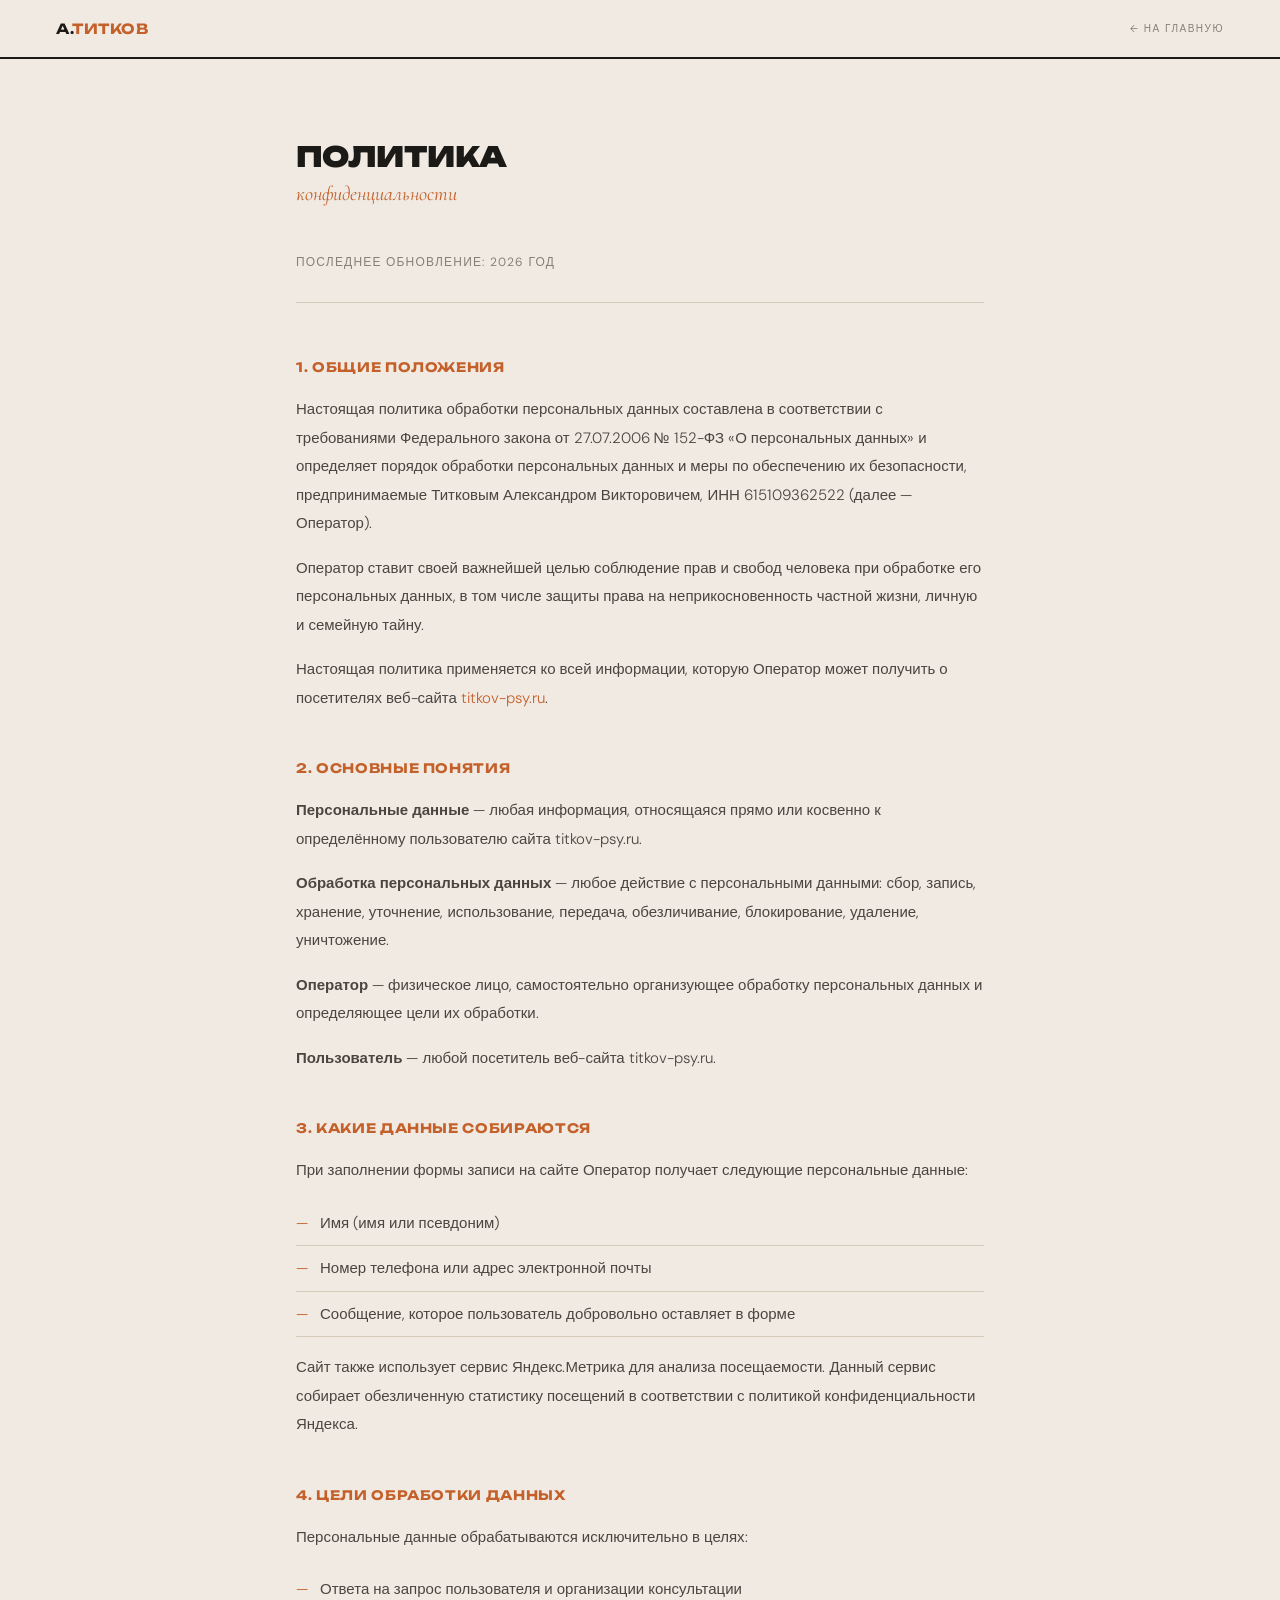
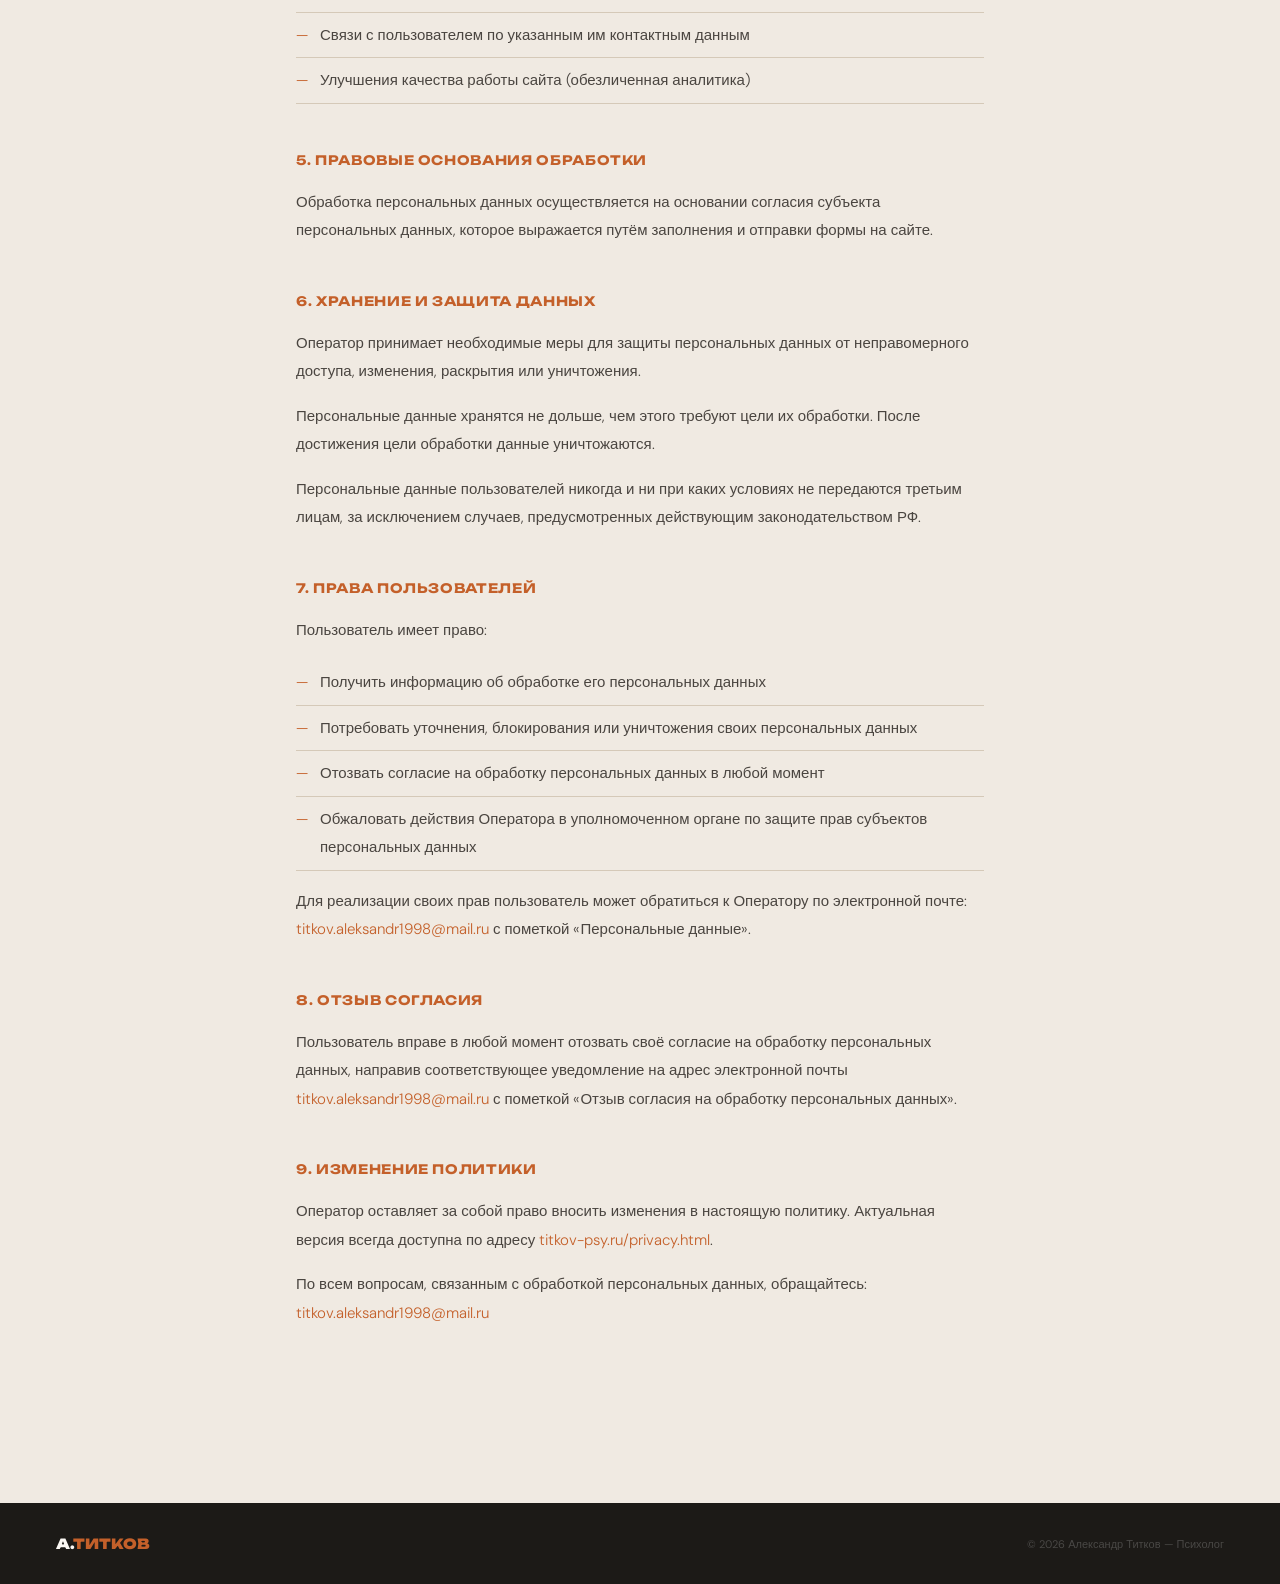
<file: privacy.html>
<!DOCTYPE html>
<html lang="ru">
<head>
<meta charset="UTF-8">
<meta name="viewport" content="width=device-width, initial-scale=1.0">
<title>Политика конфиденциальности — А. Титков</title>
<link rel="icon" type="image/svg+xml" href="data:image/svg+xml,<svg xmlns='http://www.w3.org/2000/svg' viewBox='0 0 100 100'><rect width='100' height='100' fill='%23F0EAE2'/><text x='50' y='82' font-family='serif' font-size='90' font-weight='900' fill='%23C4602A' text-anchor='middle'>Т</text></svg>">
<link href="https://fonts.googleapis.com/css2?family=Unbounded:wght@300;400;600;700;900&family=Cormorant+Garamond:ital,wght@0,300;0,400;1,300;1,400;1,600&family=DM+Sans:wght@300;400;500&display=swap" rel="stylesheet">
<style>
*, *::before, *::after { box-sizing: border-box; margin: 0; padding: 0; }
:root {
  --bg: #F0EAE2; --terra: #C4602A; --ink: #1C1A17;
  --ink-mid: #4A4540; --ink-soft: #888078; --sand: #E8DFD3; --sand-dark: #D5C9B8; --white: #FAF7F3;
}
html { scroll-behavior: smooth; }
body { font-family: 'DM Sans', sans-serif; background: var(--bg); color: var(--ink); }

nav {
  position: sticky; top: 0; z-index: 100;
  display: flex; justify-content: space-between; align-items: center;
  padding: 20px 56px;
  background: rgba(240, 234, 226, 0.94);
  backdrop-filter: blur(16px);
  border-bottom: 2px solid var(--ink);
}
.nav-logo {
  font-family: 'Unbounded', sans-serif; font-size: 14px; font-weight: 700;
  letter-spacing: 0.04em; text-transform: uppercase; color: var(--ink); text-decoration: none;
}
.nav-logo span { color: var(--terra); }
.nav-back {
  font-size: 10px; font-weight: 400; letter-spacing: 0.15em; text-transform: uppercase;
  color: var(--ink-soft); text-decoration: none; transition: color 0.3s;
}
.nav-back:hover { color: var(--terra); }

.container {
  max-width: 800px; margin: 0 auto; padding: 80px 56px;
}

.page-title {
  font-family: 'Unbounded', sans-serif; font-size: 28px; font-weight: 900;
  text-transform: uppercase; letter-spacing: -0.02em; color: var(--ink);
  margin-bottom: 8px;
}
.page-subtitle {
  font-family: 'Cormorant Garamond', serif; font-size: 20px; font-style: italic;
  color: var(--terra); margin-bottom: 48px;
}
.updated {
  font-size: 12px; letter-spacing: 0.1em; text-transform: uppercase;
  color: var(--ink-soft); margin-bottom: 56px;
  padding-bottom: 32px; border-bottom: 1px solid var(--sand-dark);
}

h2 {
  font-family: 'Unbounded', sans-serif; font-size: 13px; font-weight: 700;
  text-transform: uppercase; letter-spacing: 0.05em; color: var(--terra);
  margin-top: 48px; margin-bottom: 20px;
}
p {
  font-size: 15px; font-weight: 300; line-height: 1.9; color: var(--ink-mid);
  margin-bottom: 16px;
}
ul {
  margin: 0 0 16px 0; padding-left: 0; list-style: none;
}
ul li {
  font-size: 15px; font-weight: 300; line-height: 1.9; color: var(--ink-mid);
  padding: 8px 0 8px 24px; border-bottom: 1px solid var(--sand-dark);
  position: relative;
}
ul li::before {
  content: '—'; position: absolute; left: 0; color: var(--terra);
}
a { color: var(--terra); text-decoration: none; }
a:hover { text-decoration: underline; }

footer {
  background: var(--ink); padding: 32px 56px;
  display: flex; justify-content: space-between; align-items: center;
  margin-top: 80px;
}
.footer-copy { font-size: 11px; color: rgba(255,255,255,0.2); }
.footer-logo {
  font-family: 'Unbounded', sans-serif; font-size: 14px; font-weight: 900;
  text-transform: uppercase; color: var(--white); text-decoration: none;
}
.footer-logo span { color: var(--terra); }

@media (max-width: 900px) {
  nav { padding: 16px 24px; }
  .container { padding: 48px 24px; }
  footer { padding: 24px; flex-direction: column; gap: 16px; text-align: center; }
}
</style>
</head>
<body>

<nav>
  <a href="/" class="nav-logo">А.<span>Титков</span></a>
  <a href="/" class="nav-back">← На главную</a>
</nav>

<div class="container">
  <div class="page-title">Политика</div>
  <div class="page-subtitle">конфиденциальности</div>
  <div class="updated">Последнее обновление: 2026 год</div>

  <h2>1. Общие положения</h2>
  <p>Настоящая политика обработки персональных данных составлена в соответствии с требованиями Федерального закона от 27.07.2006 № 152-ФЗ «О персональных данных» и определяет порядок обработки персональных данных и меры по обеспечению их безопасности, предпринимаемые Титковым Александром Викторовичем, ИНН 615109362522 (далее — Оператор).</p>
  <p>Оператор ставит своей важнейшей целью соблюдение прав и свобод человека при обработке его персональных данных, в том числе защиты права на неприкосновенность частной жизни, личную и семейную тайну.</p>
  <p>Настоящая политика применяется ко всей информации, которую Оператор может получить о посетителях веб-сайта <a href="https://titkov-psy.ru">titkov-psy.ru</a>.</p>

  <h2>2. Основные понятия</h2>
  <p><strong>Персональные данные</strong> — любая информация, относящаяся прямо или косвенно к определённому пользователю сайта titkov-psy.ru.</p>
  <p><strong>Обработка персональных данных</strong> — любое действие с персональными данными: сбор, запись, хранение, уточнение, использование, передача, обезличивание, блокирование, удаление, уничтожение.</p>
  <p><strong>Оператор</strong> — физическое лицо, самостоятельно организующее обработку персональных данных и определяющее цели их обработки.</p>
  <p><strong>Пользователь</strong> — любой посетитель веб-сайта titkov-psy.ru.</p>

  <h2>3. Какие данные собираются</h2>
  <p>При заполнении формы записи на сайте Оператор получает следующие персональные данные:</p>
  <ul>
    <li>Имя (имя или псевдоним)</li>
    <li>Номер телефона или адрес электронной почты</li>
    <li>Сообщение, которое пользователь добровольно оставляет в форме</li>
  </ul>
  <p>Сайт также использует сервис Яндекс.Метрика для анализа посещаемости. Данный сервис собирает обезличенную статистику посещений в соответствии с политикой конфиденциальности Яндекса.</p>

  <h2>4. Цели обработки данных</h2>
  <p>Персональные данные обрабатываются исключительно в целях:</p>
  <ul>
    <li>Ответа на запрос пользователя и организации консультации</li>
    <li>Связи с пользователем по указанным им контактным данным</li>
    <li>Улучшения качества работы сайта (обезличенная аналитика)</li>
  </ul>

  <h2>5. Правовые основания обработки</h2>
  <p>Обработка персональных данных осуществляется на основании согласия субъекта персональных данных, которое выражается путём заполнения и отправки формы на сайте.</p>

  <h2>6. Хранение и защита данных</h2>
  <p>Оператор принимает необходимые меры для защиты персональных данных от неправомерного доступа, изменения, раскрытия или уничтожения.</p>
  <p>Персональные данные хранятся не дольше, чем этого требуют цели их обработки. После достижения цели обработки данные уничтожаются.</p>
  <p>Персональные данные пользователей никогда и ни при каких условиях не передаются третьим лицам, за исключением случаев, предусмотренных действующим законодательством РФ.</p>

  <h2>7. Права пользователей</h2>
  <p>Пользователь имеет право:</p>
  <ul>
    <li>Получить информацию об обработке его персональных данных</li>
    <li>Потребовать уточнения, блокирования или уничтожения своих персональных данных</li>
    <li>Отозвать согласие на обработку персональных данных в любой момент</li>
    <li>Обжаловать действия Оператора в уполномоченном органе по защите прав субъектов персональных данных</li>
  </ul>
  <p>Для реализации своих прав пользователь может обратиться к Оператору по электронной почте: <a href="mailto:titkov.aleksandr1998@mail.ru">titkov.aleksandr1998@mail.ru</a> с пометкой «Персональные данные».</p>

  <h2>8. Отзыв согласия</h2>
  <p>Пользователь вправе в любой момент отозвать своё согласие на обработку персональных данных, направив соответствующее уведомление на адрес электронной почты <a href="mailto:titkov.aleksandr1998@mail.ru">titkov.aleksandr1998@mail.ru</a> с пометкой «Отзыв согласия на обработку персональных данных».</p>

  <h2>9. Изменение политики</h2>
  <p>Оператор оставляет за собой право вносить изменения в настоящую политику. Актуальная версия всегда доступна по адресу <a href="https://titkov-psy.ru/privacy.html">titkov-psy.ru/privacy.html</a>.</p>
  <p>По всем вопросам, связанным с обработкой персональных данных, обращайтесь: <a href="mailto:titkov.aleksandr1998@mail.ru">titkov.aleksandr1998@mail.ru</a></p>
</div>

<footer>
  <a href="/" class="footer-logo">А.<span>Титков</span></a>
  <div class="footer-copy">© 2026 Александр Титков — Психолог</div>
</footer>

</body>
</html>
</file>
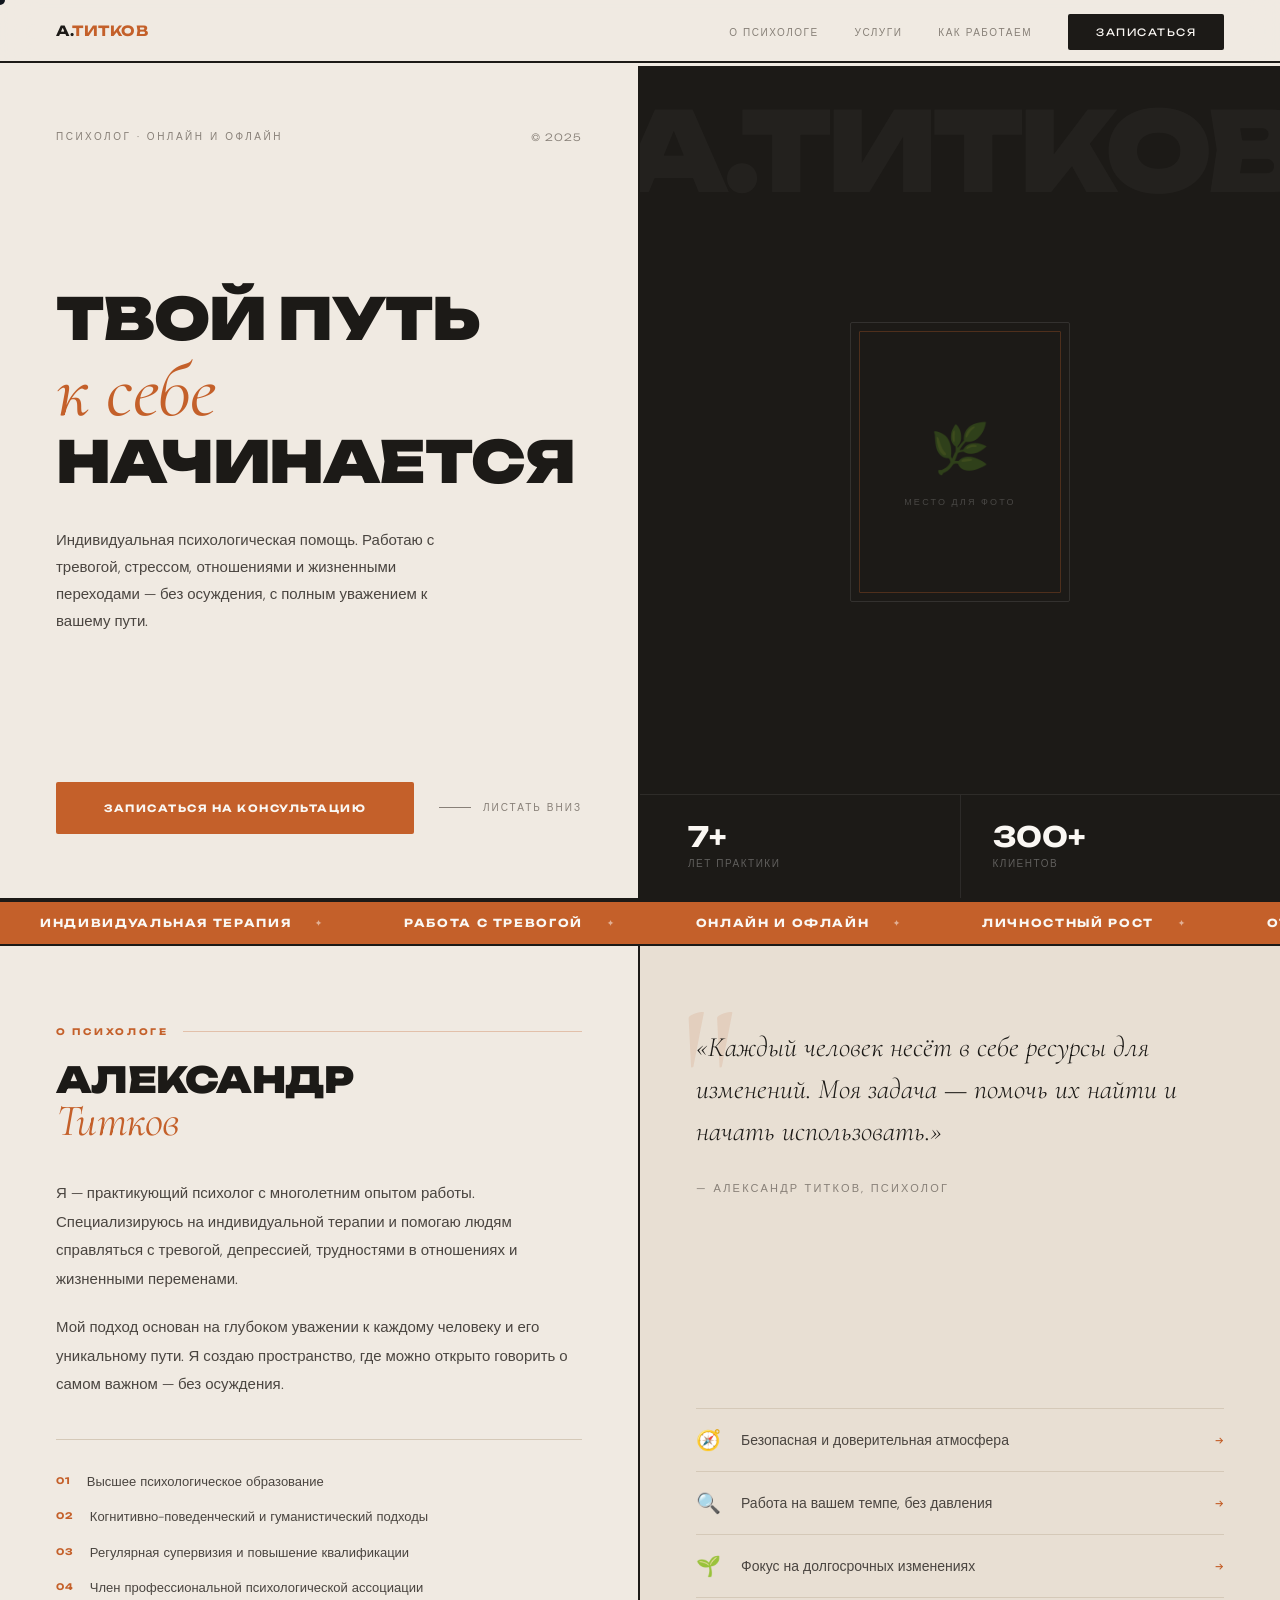
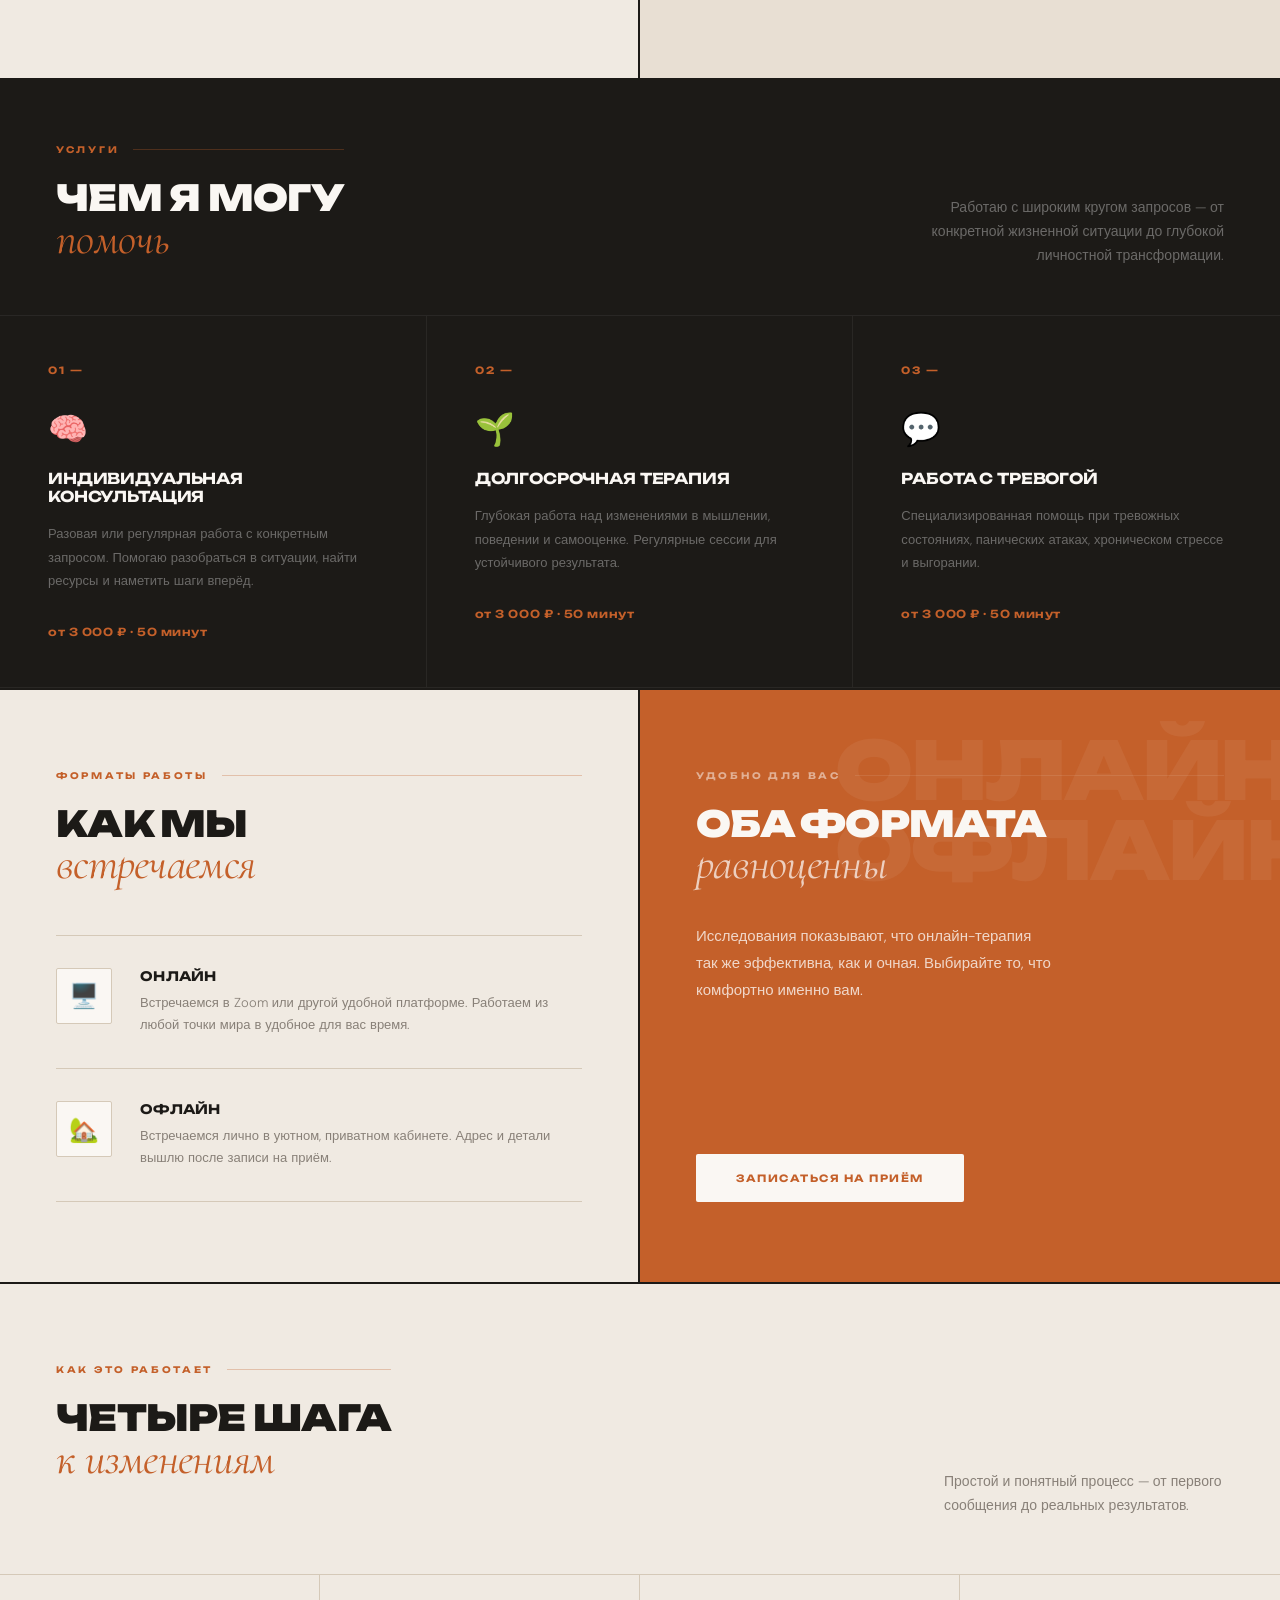
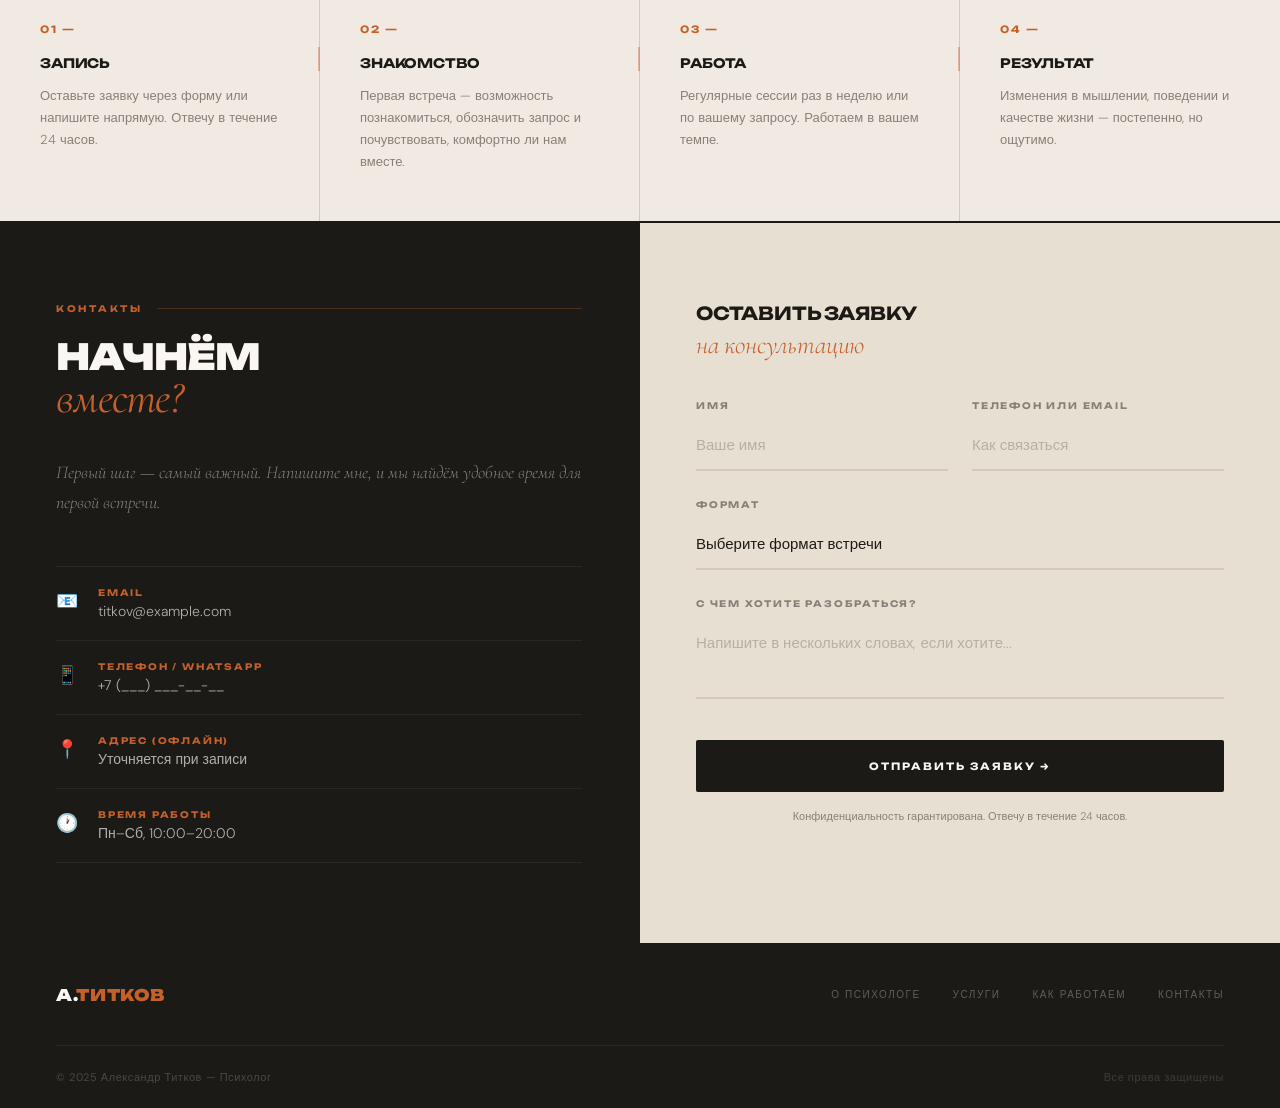
<file: titkov.html>
<!DOCTYPE html>
<html lang="ru">
<head>
<meta charset="UTF-8">
<meta name="viewport" content="width=device-width, initial-scale=1.0">
<title>А. Титков — Психолог</title>
<link href="https://fonts.googleapis.com/css2?family=Unbounded:wght@300;400;600;700;900&family=Cormorant+Garamond:ital,wght@0,300;0,400;1,300;1,400;1,600&family=DM+Sans:wght@300;400;500&display=swap" rel="stylesheet">

<style>
*, *::before, *::after { box-sizing: border-box; margin: 0; padding: 0; }

:root {
  --bg:       #F0EAE2;
  --bg-dark:  #1C1A17;
  --terra:    #C4602A;
  --terra-lt: #D97A46;
  --ink:      #1C1A17;
  --ink-mid:  #4A4540;
  --ink-soft: #888078;
  --sand:     #E8DFD3;
  --sand-dark:#D5C9B8;
  --white:    #FAF7F3;
}

html { scroll-behavior: smooth; }

body {
  font-family: 'DM Sans', sans-serif;
  background: var(--bg);
  color: var(--ink);
  overflow-x: hidden;
}

/* ─── CURSOR — только на устройствах с мышью ─── */
@media (pointer: fine) {
  body { cursor: none; }
  /* Убираем стандартный курсор на всех интерактивных элементах, включая поля формы */
  a, button, input, textarea, select, label,
.format-card, .svc-card { cursor: none !important; }
select option { cursor: auto !important; }

  .cursor {
    width: 10px; height: 10px;
    background: var(--terra);
    border-radius: 50%;
    position: fixed;
    top: 0; left: 0;
    pointer-events: none;
    z-index: 9999;
    transform: translate(-50%, -50%);
    transition: width 0.25s, height 0.25s, opacity 0.25s;
    mix-blend-mode: difference;
    background: #ffffff;
  }
  .cursor.hover { width: 36px; height: 36px; opacity: 0.4; }
}
@media (pointer: coarse) {
  /* Мобилка/тач — курсор не нужен совсем */
  .cursor { display: none; }
}

/* NAV */
nav {
  position: fixed; top: 0; left: 0; right: 0; z-index: 100;
  display: flex; justify-content: space-between; align-items: center;
  padding: 20px 56px;
  background: rgba(240, 234, 226, 0.94);
  backdrop-filter: blur(16px);
  border-bottom: 2px solid var(--ink);
  transition: padding 0.3s;
}
.nav-logo {
  font-family: 'Unbounded', sans-serif; font-size: 14px; font-weight: 700;
  letter-spacing: 0.04em; text-transform: uppercase; color: var(--ink); text-decoration: none;
}
.nav-logo span { color: var(--terra); }
.nav-links { display: flex; gap: 36px; list-style: none; }
.nav-links a {
  font-size: 10px; font-weight: 400; letter-spacing: 0.15em; text-transform: uppercase;
  color: var(--ink-soft); text-decoration: none; transition: color 0.3s;
}
.nav-links a:hover { color: var(--terra); }
.nav-cta {
  font-family: 'Unbounded', sans-serif; font-size: 10px; font-weight: 700;
  letter-spacing: 0.12em; text-transform: uppercase;
  color: var(--white) !important; background: var(--ink);
  padding: 12px 28px; border-radius: 2px; text-decoration: none; transition: background 0.3s !important;
}
.nav-cta:hover { background: var(--terra) !important; }

/* HERO */
.hero {
  min-height: 100vh; display: grid; grid-template-columns: 1fr 1fr;
  padding-top: 66px; border-bottom: 2px solid var(--ink);
}
.hero-left {
  padding: 64px 56px; display: flex; flex-direction: column; justify-content: space-between;
  border-right: 2px solid var(--ink);
}
.hero-eyebrow {
  display: flex; align-items: center; justify-content: space-between;
  opacity: 0; animation: fadeUp 0.6s 0.1s forwards;
}
.eyebrow-tag { font-size: 10px; font-weight: 400; letter-spacing: 0.25em; text-transform: uppercase; color: var(--ink-soft); }
.eyebrow-year { font-family: 'Unbounded', sans-serif; font-size: 10px; font-weight: 300; color: var(--ink-soft); letter-spacing: 0.1em; }
.hero-main { opacity: 0; animation: fadeUp 0.7s 0.3s forwards; }
.hero-title {
  font-family: 'Unbounded', sans-serif; font-size: clamp(40px, 4.5vw, 64px);
  font-weight: 900; line-height: 1.0; text-transform: uppercase; letter-spacing: -0.02em; color: var(--ink);
}
.hero-title-italic {
  font-family: 'Cormorant Garamond', serif; font-size: clamp(52px, 6vw, 84px);
  font-weight: 400; font-style: italic; text-transform: none; letter-spacing: -0.01em;
  color: var(--terra); line-height: 0.9; display: block; margin: 8px 0;
}
.hero-desc { font-size: 15px; font-weight: 300; line-height: 1.8; color: var(--ink-mid); max-width: 400px; margin-top: 36px; }
.hero-bottom {
  display: flex; align-items: center; justify-content: space-between;
  opacity: 0; animation: fadeUp 0.7s 0.5s forwards;
}
.hero-btn {
  font-family: 'Unbounded', sans-serif; font-size: 10px; font-weight: 700;
  letter-spacing: 0.15em; text-transform: uppercase; color: var(--white); background: var(--terra);
  padding: 20px 48px; border-radius: 2px; text-decoration: none; display: inline-block; transition: background 0.3s, transform 0.2s;
}
.hero-btn:hover { background: var(--terra-lt); transform: translateY(-2px); }
.hero-scroll-hint {
  font-size: 10px; letter-spacing: 0.2em; text-transform: uppercase; color: var(--ink-soft);
  display: flex; align-items: center; gap: 12px;
}
.hero-scroll-hint::before { content: ''; display: block; width: 32px; height: 1px; background: var(--ink-soft); }

.hero-right {
  background: var(--ink); position: relative; overflow: hidden;
  display: flex; flex-direction: column; justify-content: space-between; padding: 64px 48px;
  opacity: 0; animation: fadeIn 1s 0.4s forwards;
}
.hero-bg-text {
  position: absolute; top: 30px; right: -20px;
  font-family: 'Unbounded', sans-serif; font-size: 110px; font-weight: 900;
  letter-spacing: -0.05em; color: rgba(255,255,255,0.03); line-height: 1;
  white-space: nowrap; pointer-events: none; user-select: none;
}
.hero-photo-area { flex: 1; display: flex; align-items: center; justify-content: center; }
.hero-photo-frame {
  width: 220px; height: 280px;
  border: 1px solid rgba(255,255,255,0.1); border-radius: 2px;
  display: flex; align-items: center; justify-content: center; flex-direction: column; gap: 16px; position: relative;
}
.hero-photo-frame::before { content: ''; position: absolute; inset: 8px; border: 1px solid rgba(196,96,42,0.3); border-radius: 1px; }
.photo-emoji { font-size: 48px; opacity: 0.3; }
.photo-hint { font-size: 9px; letter-spacing: 0.25em; text-transform: uppercase; color: rgba(255,255,255,0.2); }
.hero-right-stats {
  display: flex; border-top: 1px solid rgba(255,255,255,0.08);
  margin: 0 -48px -64px; padding: 0 48px;
}
.hero-stat { flex: 1; padding: 28px 0; border-right: 1px solid rgba(255,255,255,0.08); }
.hero-stat:last-child { border-right: none; padding-left: 32px; }
.hero-stat:first-child { padding-right: 32px; }
.stat-n { font-family: 'Unbounded', sans-serif; font-size: 28px; font-weight: 700; color: var(--white); line-height: 1; margin-bottom: 6px; }
.stat-l { font-size: 10px; letter-spacing: 0.15em; text-transform: uppercase; color: rgba(255,255,255,0.3); }

/* TICKER */
.ticker { background: var(--terra); overflow: hidden; border-top: 2px solid var(--ink); border-bottom: 2px solid var(--ink); padding: 14px 0; }
.ticker-inner { display: flex; animation: ticker 20s linear infinite; white-space: nowrap; }
.ticker-item {
  font-family: 'Unbounded', sans-serif; font-size: 11px; font-weight: 700;
  letter-spacing: 0.15em; text-transform: uppercase; color: var(--white); padding: 0 40px;
  display: flex; align-items: center; gap: 24px;
}
.ticker-item::after { content: '✦'; color: rgba(255,255,255,0.5); font-size: 8px; }
@keyframes ticker { from { transform: translateX(0); } to { transform: translateX(-50%); } }

/* ABOUT */
.about { display: grid; grid-template-columns: 1fr 1fr; border-bottom: 2px solid var(--ink); }
.about-left { padding: 80px 56px; border-right: 2px solid var(--ink); }
.section-tag {
  font-family: 'Unbounded', sans-serif; font-size: 9px; font-weight: 700;
  letter-spacing: 0.3em; text-transform: uppercase; color: var(--terra);
  margin-bottom: 24px; display: flex; align-items: center; gap: 14px;
}
.section-tag::after { content: ''; flex: 1; height: 1px; background: var(--terra); opacity: 0.3; }
.section-title {
  font-family: 'Unbounded', sans-serif; font-size: clamp(28px, 2.8vw, 42px);
  font-weight: 900; text-transform: uppercase; letter-spacing: -0.02em; line-height: 1.05; color: var(--ink); margin-bottom: 12px;
}
.section-title-italic {
  font-family: 'Cormorant Garamond', serif; font-size: clamp(36px, 3.5vw, 54px);
  font-style: italic; font-weight: 400; text-transform: none; color: var(--terra);
  display: block; line-height: 1; margin-bottom: 36px;
}
.about-text { font-size: 15px; font-weight: 300; line-height: 1.9; color: var(--ink-mid); margin-bottom: 20px; }
.about-creds { margin-top: 40px; border-top: 1px solid var(--sand-dark); padding-top: 32px; display: flex; flex-direction: column; gap: 16px; }
.cred { display: flex; align-items: flex-start; gap: 16px; font-size: 13px; font-weight: 300; color: var(--ink-mid); line-height: 1.5; }
.cred-num { font-family: 'Unbounded', sans-serif; font-size: 9px; font-weight: 700; color: var(--terra); flex-shrink: 0; margin-top: 2px; letter-spacing: 0.1em; }
.about-right { padding: 80px 56px; background: var(--sand); display: flex; flex-direction: column; justify-content: space-between; }
.about-quote-wrap { position: relative; }
.quote-mark { font-family: 'Cormorant Garamond', serif; font-size: 200px; font-weight: 400; color: var(--terra); opacity: 0.12; line-height: 0.7; position: absolute; top: -20px; left: -16px; pointer-events: none; user-select: none; }
.about-quote { font-family: 'Cormorant Garamond', serif; font-size: clamp(22px, 2.2vw, 30px); font-style: italic; font-weight: 300; line-height: 1.5; color: var(--ink); position: relative; z-index: 1; margin-bottom: 28px; }
.quote-author { font-size: 11px; letter-spacing: 0.2em; text-transform: uppercase; color: var(--ink-soft); }
.about-approach { margin-top: 48px; display: flex; flex-direction: column; }
.approach-item { display: flex; align-items: center; gap: 20px; padding: 18px 0; border-bottom: 1px solid var(--sand-dark); }
.approach-item:first-child { border-top: 1px solid var(--sand-dark); }
.approach-icon { font-size: 20px; }
.approach-text { font-size: 14px; font-weight: 400; color: var(--ink-mid); }
.approach-arrow { margin-left: auto; font-family: 'Unbounded', sans-serif; font-size: 10px; color: var(--terra); }

/* SERVICES */
.services { background: var(--ink); border-bottom: 2px solid var(--ink); }
.services-header { padding: 64px 56px 48px; border-bottom: 1px solid rgba(255,255,255,0.06); display: flex; align-items: flex-end; justify-content: space-between; }
.services-header .section-tag { color: var(--terra); }
.services-header .section-tag::after { background: var(--terra); }
.services-header .section-title { color: var(--white); margin-bottom: 6px; }
.services-header .section-title-italic { margin-bottom: 0; }
.services-header-right { max-width: 300px; font-size: 14px; font-weight: 300; line-height: 1.7; color: rgba(255,255,255,0.35); text-align: right; }
.services-grid { display: grid; grid-template-columns: repeat(3, 1fr); }
.svc-card { padding: 48px; border-right: 1px solid rgba(255,255,255,0.06); border-bottom: 1px solid rgba(255,255,255,0.06); position: relative; overflow: hidden; transition: background 0.4s; }
.svc-card:last-child { border-right: none; }
.svc-card:hover { background: rgba(196,96,42,0.06); }
.svc-card::before { content: ''; position: absolute; top: 0; left: 0; right: 0; height: 2px; background: var(--terra); transform: scaleX(0); transform-origin: left; transition: transform 0.4s; }
.svc-card:hover::before { transform: scaleX(1); }
.svc-num { font-family: 'Unbounded', sans-serif; font-size: 10px; font-weight: 700; letter-spacing: 0.2em; color: var(--terra); margin-bottom: 32px; }
.svc-icon { font-size: 32px; margin-bottom: 20px; display: block; }
.svc-title { font-family: 'Unbounded', sans-serif; font-size: 15px; font-weight: 700; text-transform: uppercase; letter-spacing: -0.01em; color: var(--white); margin-bottom: 16px; line-height: 1.2; }
.svc-desc { font-size: 13px; font-weight: 300; line-height: 1.8; color: rgba(255,255,255,0.35); margin-bottom: 32px; }
.svc-price { font-family: 'Unbounded', sans-serif; font-size: 11px; font-weight: 600; color: var(--terra); letter-spacing: 0.05em; }

/* FORMAT */
.format { display: grid; grid-template-columns: 1fr 1fr; border-bottom: 2px solid var(--ink); }
.format-left { padding: 80px 56px; border-right: 2px solid var(--ink); }
.format-cards { display: flex; flex-direction: column; margin-top: 48px; }
.format-card { display: flex; align-items: flex-start; gap: 28px; padding: 32px 0; border-bottom: 1px solid var(--sand-dark); transition: padding-left 0.3s; }
.format-card:first-child { border-top: 1px solid var(--sand-dark); }
.format-card:hover { padding-left: 12px; }
.format-icon-wrap { width: 56px; height: 56px; border: 1px solid var(--sand-dark); border-radius: 2px; display: flex; align-items: center; justify-content: center; font-size: 24px; flex-shrink: 0; transition: background 0.3s, border-color 0.3s; background: var(--white); }
.format-card:hover .format-icon-wrap { background: var(--terra); border-color: var(--terra); }
.format-title { font-family: 'Unbounded', sans-serif; font-size: 13px; font-weight: 700; text-transform: uppercase; letter-spacing: 0.02em; color: var(--ink); margin-bottom: 8px; }
.format-desc { font-size: 13px; font-weight: 300; color: var(--ink-soft); line-height: 1.7; }
.format-right { background: var(--terra); padding: 80px 56px; display: flex; flex-direction: column; justify-content: space-between; position: relative; overflow: hidden; }
.format-right::before { content: 'ОНЛАЙН\AОФЛАЙН'; white-space: pre; position: absolute; right: -40px; top: 40px; font-family: 'Unbounded', sans-serif; font-size: 80px; font-weight: 900; color: rgba(255,255,255,0.06); line-height: 1; letter-spacing: -0.03em; }
.format-right .section-tag { color: rgba(255,255,255,0.5); }
.format-right .section-tag::after { background: rgba(255,255,255,0.3); }
.format-right .section-title { color: var(--white); }
.format-right .section-title-italic { color: rgba(255,255,255,0.7); }
.format-cta { font-family: 'Unbounded', sans-serif; font-size: 10px; font-weight: 700; letter-spacing: 0.15em; text-transform: uppercase; color: var(--terra); background: var(--white); padding: 18px 40px; border-radius: 2px; text-decoration: none; display: inline-block; align-self: flex-start; transition: transform 0.2s; }
.format-cta:hover { transform: translateY(-2px); }

/* PROCESS */
.process { border-bottom: 2px solid var(--ink); }
.process-header { padding: 80px 56px 56px; border-bottom: 1px solid var(--sand-dark); display: flex; align-items: flex-end; justify-content: space-between; }
.process-steps { display: grid; grid-template-columns: repeat(4, 1fr); }
.step { padding: 48px 40px; border-right: 1px solid var(--sand-dark); position: relative; }
.step:last-child { border-right: none; }
.step-line { position: absolute; top: 72px; right: -1px; width: 2px; height: 24px; background: var(--terra); opacity: 0.4; }
.step:last-child .step-line { display: none; }
.step-num { font-family: 'Unbounded', sans-serif; font-size: 10px; font-weight: 700; letter-spacing: 0.2em; color: var(--terra); margin-bottom: 20px; }
.step-title { font-family: 'Unbounded', sans-serif; font-size: 13px; font-weight: 700; text-transform: uppercase; color: var(--ink); margin-bottom: 14px; letter-spacing: -0.01em; }
.step-desc { font-size: 13px; font-weight: 300; line-height: 1.7; color: var(--ink-soft); }

/* CONTACT */
.contact { display: grid; grid-template-columns: 1fr 1fr; border-bottom: 2px solid var(--ink); }
.contact-left { padding: 80px 56px; background: var(--ink); border-right: 2px solid var(--ink); }
.contact-left .section-tag { color: var(--terra); }
.contact-left .section-tag::after { background: var(--terra); opacity: 0.3; }
.contact-left .section-title { color: var(--white); }
.contact-left .section-title-italic { color: var(--terra); }
.contact-tagline { font-family: 'Cormorant Garamond', serif; font-size: 18px; font-style: italic; font-weight: 300; color: rgba(255,255,255,0.45); line-height: 1.7; margin-bottom: 48px; }
.contact-items { display: flex; flex-direction: column; }
.contact-item { display: flex; align-items: flex-start; gap: 20px; padding: 20px 0; border-bottom: 1px solid rgba(255,255,255,0.06); }
.contact-item:first-child { border-top: 1px solid rgba(255,255,255,0.06); }
.contact-icon { font-size: 18px; flex-shrink: 0; margin-top: 2px; }
.contact-label { font-family: 'Unbounded', sans-serif; font-size: 9px; font-weight: 700; letter-spacing: 0.2em; text-transform: uppercase; color: var(--terra); margin-bottom: 4px; }
.contact-val { font-size: 14px; font-weight: 300; color: rgba(255,255,255,0.65); }

/* FORM */
.contact-right { padding: 80px 56px; background: var(--sand); }
.form-title { font-family: 'Unbounded', sans-serif; font-size: 18px; font-weight: 700; text-transform: uppercase; letter-spacing: -0.01em; color: var(--ink); margin-bottom: 40px; line-height: 1.2; }
.form-title span { font-family: 'Cormorant Garamond', serif; font-style: italic; font-weight: 300; text-transform: none; font-size: 26px; color: var(--terra); display: block; margin-top: 4px; }
.form-group { margin-bottom: 28px; }
.form-label { display: block; font-family: 'Unbounded', sans-serif; font-size: 9px; font-weight: 700; letter-spacing: 0.2em; text-transform: uppercase; color: var(--ink-soft); margin-bottom: 10px; }
.form-input, .form-textarea, .form-select {
  width: 100%; padding: 14px 0; background: transparent;
  border: none; border-bottom: 2px solid var(--sand-dark);
  font-family: 'DM Sans', sans-serif; font-size: 15px; font-weight: 300;
  color: var(--ink); outline: none; transition: border-color 0.3s; appearance: none;
}
.form-input::placeholder, .form-textarea::placeholder { color: var(--ink-soft); opacity: 0.5; }
.form-input:focus, .form-textarea:focus, .form-select:focus { border-color: var(--terra); }
.form-textarea { resize: none; height: 80px; }
.form-row { display: grid; grid-template-columns: 1fr 1fr; gap: 24px; }

/* ── HONEYPOT: скрыто от людей, видно ботам ── */
.hp-trap {
  position: absolute;
  left: -9999px; top: auto;
  width: 1px; height: 1px;
  overflow: hidden; opacity: 0;
  pointer-events: none; tab-index: -1;
}

.form-submit {
  width: 100%; padding: 20px; background: var(--ink); color: var(--white);
  border: none; border-radius: 2px;
  font-family: 'Unbounded', sans-serif; font-size: 10px; font-weight: 700;
  letter-spacing: 0.2em; text-transform: uppercase;
  transition: background 0.3s, transform 0.2s; margin-top: 8px;
}
.form-submit:not(:disabled):hover { background: var(--terra); transform: translateY(-2px); }
.form-submit:disabled { background: #888; opacity: 0.7; }

.form-note { font-size: 11px; font-weight: 300; color: var(--ink-soft); text-align: center; margin-top: 16px; line-height: 1.6; }

.form-feedback {
  margin-top: 16px; padding: 14px 20px; border-radius: 2px;
  font-size: 13px; font-weight: 400; text-align: center; display: none;
}
.form-feedback.ok  { background: #d4edda; color: #2d6a4f; display: block; }
.form-feedback.err { background: #f8d7da; color: #842029; display: block; }

/* FOOTER */
footer { background: var(--ink); padding: 0 56px; }
.footer-top { display: flex; justify-content: space-between; align-items: center; padding: 40px 0; border-bottom: 1px solid rgba(255,255,255,0.06); }
.footer-logo { font-family: 'Unbounded', sans-serif; font-size: 16px; font-weight: 900; letter-spacing: 0.04em; text-transform: uppercase; color: var(--white); }
.footer-logo span { color: var(--terra); }
.footer-links { display: flex; gap: 32px; }
.footer-links a { font-size: 10px; letter-spacing: 0.15em; text-transform: uppercase; color: rgba(255,255,255,0.3); text-decoration: none; transition: color 0.3s; }
.footer-links a:hover { color: var(--terra); }
.footer-bottom { display: flex; justify-content: space-between; align-items: center; padding: 24px 0; }
.footer-copy { font-size: 11px; color: rgba(255,255,255,0.2); letter-spacing: 0.05em; }
.footer-made { font-size: 11px; color: rgba(255,255,255,0.15); letter-spacing: 0.05em; }

/* ANIMATIONS */
@keyframes fadeUp { from { opacity: 0; transform: translateY(28px); } to { opacity: 1; transform: translateY(0); } }
@keyframes fadeIn { from { opacity: 0; } to { opacity: 1; } }
.reveal { opacity: 0; transform: translateY(24px); transition: opacity 0.7s, transform 0.7s; }
.reveal.visible { opacity: 1; transform: none; }

/* RESPONSIVE */
@media (max-width: 900px) {
  nav { padding: 16px 24px; }
  .nav-links { display: none; }
  .hero { grid-template-columns: 1fr; }
  .hero-right { height: 320px; }
  .hero-left { padding: 100px 24px 48px; }
  .about, .format, .contact { grid-template-columns: 1fr; }
  .about-left, .about-right, .format-left, .contact-left, .contact-right { padding: 60px 24px; border-right: none; }
  .format-right { padding: 60px 24px; }
  .services-header { flex-direction: column; gap: 24px; align-items: flex-start; padding: 48px 24px 32px; }
  .services-grid { grid-template-columns: 1fr; }
  .svc-card { border-right: none; }
  .process-steps { grid-template-columns: 1fr 1fr; }
  .step { padding: 36px 24px; }
  .process-header { flex-direction: column; align-items: flex-start; gap: 20px; padding: 60px 24px 40px; }
  footer { padding: 0 24px; }
  .footer-top { flex-direction: column; gap: 24px; text-align: center; }
  .footer-bottom { flex-direction: column; gap: 12px; }
  .form-row { grid-template-columns: 1fr; }
  .hero-bg-text { font-size: 60px; }
}
</style>
</head>
<body>

<div class="cursor" id="cursor"></div>

<!-- NAV -->
<nav id="nav">
  <a href="#" class="nav-logo">А.<span>Титков</span></a>
  <ul class="nav-links">
    <li><a href="#about">О психологе</a></li>
    <li><a href="#services">Услуги</a></li>
    <li><a href="#process">Как работаем</a></li>
    <li><a href="#contact" class="nav-cta">Записаться</a></li>
  </ul>
</nav>

<!-- HERO -->
<section class="hero">
  <div class="hero-left">
    <div class="hero-eyebrow">
      <span class="eyebrow-tag">Психолог · Онлайн и офлайн</span>
      <span class="eyebrow-year">© 2025</span>
    </div>
    <div class="hero-main">
      <div class="hero-title">
        Твой путь
        <span class="hero-title-italic">к себе</span>
        начинается
      </div>
      <div class="hero-desc">
        Индивидуальная психологическая помощь. Работаю с тревогой, стрессом, отношениями и жизненными переходами — без осуждения, с полным уважением к вашему пути.
      </div>
    </div>
    <div class="hero-bottom">
      <a href="#contact" class="hero-btn">Записаться на консультацию</a>
      <span class="hero-scroll-hint">Листать вниз</span>
    </div>
  </div>
  <div class="hero-right">
    <div class="hero-bg-text">А.ТИТКОВ</div>
    <div class="hero-photo-area">
      <div class="hero-photo-frame">
        <div class="photo-emoji">🌿</div>
        <div class="photo-hint">Место для фото</div>
      </div>
    </div>
    <div class="hero-right-stats">
      <div class="hero-stat"><div class="stat-n">7+</div><div class="stat-l">лет практики</div></div>
      <div class="hero-stat"><div class="stat-n">300+</div><div class="stat-l">клиентов</div></div>
    </div>
  </div>
</section>

<!-- TICKER -->
<div class="ticker">
  <div class="ticker-inner">
    <span class="ticker-item">Индивидуальная терапия</span>
    <span class="ticker-item">Работа с тревогой</span>
    <span class="ticker-item">Онлайн и офлайн</span>
    <span class="ticker-item">Личностный рост</span>
    <span class="ticker-item">Отношения</span>
    <span class="ticker-item">Эмоциональное выгорание</span>
    <span class="ticker-item">Психологическая поддержка</span>
    <span class="ticker-item">Индивидуальная терапия</span>
    <span class="ticker-item">Работа с тревогой</span>
    <span class="ticker-item">Онлайн и офлайн</span>
    <span class="ticker-item">Личностный рост</span>
    <span class="ticker-item">Отношения</span>
    <span class="ticker-item">Эмоциональное выгорание</span>
    <span class="ticker-item">Психологическая поддержка</span>
  </div>
</div>

<!-- ABOUT -->
<section class="about" id="about">
  <div class="about-left reveal">
    <div class="section-tag">О психологе</div>
    <div class="section-title">Александр<span class="section-title-italic">Титков</span></div>
    <p class="about-text">Я — практикующий психолог с многолетним опытом работы. Специализируюсь на индивидуальной терапии и помогаю людям справляться с тревогой, депрессией, трудностями в отношениях и жизненными переменами.</p>
    <p class="about-text">Мой подход основан на глубоком уважении к каждому человеку и его уникальному пути. Я создаю пространство, где можно открыто говорить о самом важном — без осуждения.</p>
    <div class="about-creds">
      <div class="cred"><span class="cred-num">01</span> Высшее психологическое образование</div>
      <div class="cred"><span class="cred-num">02</span> Когнитивно-поведенческий и гуманистический подходы</div>
      <div class="cred"><span class="cred-num">03</span> Регулярная супервизия и повышение квалификации</div>
      <div class="cred"><span class="cred-num">04</span> Член профессиональной психологической ассоциации</div>
    </div>
  </div>
  <div class="about-right reveal">
    <div class="about-quote-wrap">
      <div class="quote-mark">"</div>
      <div class="about-quote">«Каждый человек несёт в себе ресурсы для изменений. Моя задача — помочь их найти и начать использовать.»</div>
      <div class="quote-author">— Александр Титков, психолог</div>
    </div>
    <div class="about-approach">
      <div class="approach-item"><span class="approach-icon">🧭</span><span class="approach-text">Безопасная и доверительная атмосфера</span><span class="approach-arrow">→</span></div>
      <div class="approach-item"><span class="approach-icon">🔍</span><span class="approach-text">Работа на вашем темпе, без давления</span><span class="approach-arrow">→</span></div>
      <div class="approach-item"><span class="approach-icon">🌱</span><span class="approach-text">Фокус на долгосрочных изменениях</span><span class="approach-arrow">→</span></div>
    </div>
  </div>
</section>

<!-- SERVICES -->
<section class="services" id="services">
  <div class="services-header reveal">
    <div>
      <div class="section-tag">Услуги</div>
      <div class="section-title">Чем я могу<span class="section-title-italic">помочь</span></div>
    </div>
    <div class="services-header-right">Работаю с широким кругом запросов — от конкретной жизненной ситуации до глубокой личностной трансформации.</div>
  </div>
  <div class="services-grid">
    <div class="svc-card reveal">
      <div class="svc-num">01 —</div><span class="svc-icon">🧠</span>
      <div class="svc-title">Индивидуальная консультация</div>
      <div class="svc-desc">Разовая или регулярная работа с конкретным запросом. Помогаю разобраться в ситуации, найти ресурсы и наметить шаги вперёд.</div>
      <div class="svc-price">от 3 000 ₽ · 50 минут</div>
    </div>
    <div class="svc-card reveal">
      <div class="svc-num">02 —</div><span class="svc-icon">🌱</span>
      <div class="svc-title">Долгосрочная терапия</div>
      <div class="svc-desc">Глубокая работа над изменениями в мышлении, поведении и самооценке. Регулярные сессии для устойчивого результата.</div>
      <div class="svc-price">от 3 000 ₽ · 50 минут</div>
    </div>
    <div class="svc-card reveal">
      <div class="svc-num">03 —</div><span class="svc-icon">💬</span>
      <div class="svc-title">Работа с тревогой</div>
      <div class="svc-desc">Специализированная помощь при тревожных состояниях, панических атаках, хроническом стрессе и выгорании.</div>
      <div class="svc-price">от 3 000 ₽ · 50 минут</div>
    </div>
  </div>
</section>

<!-- FORMAT -->
<section class="format" id="format">
  <div class="format-left reveal">
    <div class="section-tag">Форматы работы</div>
    <div class="section-title">Как мы<span class="section-title-italic">встречаемся</span></div>
    <div class="format-cards">
      <div class="format-card">
        <div class="format-icon-wrap">🖥️</div>
        <div><div class="format-title">Онлайн</div><div class="format-desc">Встречаемся в Zoom или другой удобной платформе. Работаем из любой точки мира в удобное для вас время.</div></div>
      </div>
      <div class="format-card">
        <div class="format-icon-wrap">🏡</div>
        <div><div class="format-title">Офлайн</div><div class="format-desc">Встречаемся лично в уютном, приватном кабинете. Адрес и детали вышлю после записи на приём.</div></div>
      </div>
    </div>
  </div>
  <div class="format-right reveal">
    <div>
      <div class="section-tag">Удобно для вас</div>
      <div class="section-title">Оба формата<span class="section-title-italic">равноценны</span></div>
      <p style="font-size:15px;font-weight:300;line-height:1.8;color:rgba(255,255,255,0.75);margin-top:0;max-width:360px;">Исследования показывают, что онлайн-терапия так же эффективна, как и очная. Выбирайте то, что комфортно именно вам.</p>
    </div>
    <a href="#contact" class="format-cta">Записаться на приём</a>
  </div>
</section>

<!-- PROCESS -->
<section class="process" id="process">
  <div class="process-header reveal">
    <div>
      <div class="section-tag">Как это работает</div>
      <div class="section-title">Четыре шага<span class="section-title-italic">к изменениям</span></div>
    </div>
    <div style="max-width:280px;font-size:14px;font-weight:300;color:var(--ink-soft);line-height:1.7;">Простой и понятный процесс — от первого сообщения до реальных результатов.</div>
  </div>
  <div class="process-steps">
    <div class="step reveal"><div class="step-line"></div><div class="step-num">01 —</div><div class="step-title">Запись</div><p class="step-desc">Оставьте заявку через форму или напишите напрямую. Отвечу в течение 24 часов.</p></div>
    <div class="step reveal"><div class="step-line"></div><div class="step-num">02 —</div><div class="step-title">Знакомство</div><p class="step-desc">Первая встреча — возможность познакомиться, обозначить запрос и почувствовать, комфортно ли нам вместе.</p></div>
    <div class="step reveal"><div class="step-line"></div><div class="step-num">03 —</div><div class="step-title">Работа</div><p class="step-desc">Регулярные сессии раз в неделю или по вашему запросу. Работаем в вашем темпе.</p></div>
    <div class="step reveal"><div class="step-num">04 —</div><div class="step-title">Результат</div><p class="step-desc">Изменения в мышлении, поведении и качестве жизни — постепенно, но ощутимо.</p></div>
  </div>
</section>

<!-- CONTACT -->
<section class="contact" id="contact">
  <div class="contact-left reveal">
    <div class="section-tag">Контакты</div>
    <div class="section-title">Начнём<span class="section-title-italic">вместе?</span></div>
    <p class="contact-tagline">Первый шаг — самый важный. Напишите мне, и мы найдём удобное время для первой встречи.</p>
    <div class="contact-items">
      <div class="contact-item"><div class="contact-icon">📧</div><div><div class="contact-label">Email</div><div class="contact-val">titkov@example.com</div></div></div>
      <div class="contact-item"><div class="contact-icon">📱</div><div><div class="contact-label">Телефон / WhatsApp</div><div class="contact-val">+7 (___) ___-__-__</div></div></div>
      <div class="contact-item"><div class="contact-icon">📍</div><div><div class="contact-label">Адрес (офлайн)</div><div class="contact-val">Уточняется при записи</div></div></div>
      <div class="contact-item"><div class="contact-icon">🕐</div><div><div class="contact-label">Время работы</div><div class="contact-val">Пн–Сб, 10:00–20:00</div></div></div>
    </div>
  </div>

  <div class="contact-right reveal">
    <div class="form-title">Оставить заявку<span>на консультацию</span></div>

    <!--
      HONEYPOT — поле-ловушка для ботов.
      Люди его не видят (убрано в CSS за экран).
      Боты заполняют автоматически → отправка блокируется.
    -->
    <div class="hp-trap" aria-hidden="true">
      <label for="hp-website">Leave this empty</label>
      <input type="text" id="hp-website" name="website" tabindex="-1" autocomplete="off">
    </div>

    <div class="form-row">
      <div class="form-group">
        <label class="form-label">Имя</label>
        <input class="form-input" id="f-name" type="text" placeholder="Ваше имя">
      </div>
      <div class="form-group">
        <label class="form-label">Телефон или Email</label>
        <input class="form-input" id="f-contact" type="text" placeholder="Как связаться">
      </div>
    </div>
    <div class="form-group">
      <label class="form-label">Формат</label>
      <select class="form-select" id="f-format">
        <option value="">Выберите формат встречи</option>
        <option>Онлайн</option>
        <option>Офлайн</option>
        <option>Не знаю, подскажите</option>
      </select>
    </div>
    <div class="form-group">
      <label class="form-label">С чем хотите разобраться?</label>
      <textarea class="form-textarea" id="f-message" placeholder="Напишите в нескольких словах, если хотите..."></textarea>
    </div>

    <button class="form-submit" id="submitBtn" onclick="submitForm(this)">Отправить заявку →</button>
    <div class="form-feedback" id="formFeedback"></div>
    <p class="form-note">Конфиденциальность гарантирована. Отвечу в течение 24 часов.</p>
  </div>
</section>

<!-- FOOTER -->
<footer>
  <div class="footer-top">
    <div class="footer-logo">А.<span>Титков</span></div>
    <div class="footer-links">
      <a href="#about">О психологе</a>
      <a href="#services">Услуги</a>
      <a href="#process">Как работаем</a>
      <a href="#contact">Контакты</a>
    </div>
  </div>
  <div class="footer-bottom">
    <div class="footer-copy">© 2025 Александр Титков — Психолог</div>
    <div class="footer-made">Все права защищены</div>
  </div>
</footer>

<script>
/* ═══════════════════════════════════════════════════════
   TELEGRAM — вставь свои значения
   ───────────────────────────────────────────────────────
   Шаг 1: Открой @BotFather в Telegram
           → /newbot → получи BOT_TOKEN
   Шаг 2: Напиши своему боту любое сообщение
   Шаг 3: Открой в браузере:
           https://api.telegram.org/bot<BOT_TOKEN>/getUpdates
           Найди "chat":{"id": 123456} — это твой CHAT_ID
   ═══════════════════════════════════════════════════════ */
const TG_TOKEN   = 'ВСТАВЬ_BOT_TOKEN_СЮДА';   // пример: '7412345678:AAFxxx...'
const TG_CHAT_ID = 'ВСТАВЬ_CHAT_ID_СЮДА';     // пример: '123456789'

/* ── Кастомный курсор (только мышь, не тач) ── */
if (window.matchMedia('(pointer: fine)').matches) {
  const cursor = document.getElementById('cursor');
  document.addEventListener('mousemove', e => {
    cursor.style.left = e.clientX + 'px';
    cursor.style.top  = e.clientY + 'px';
  });
  const hoverTargets = 'a, button, input, textarea, select, .format-card, .svc-card';
  document.querySelectorAll(hoverTargets).forEach(el => {
    el.addEventListener('mouseenter', () => cursor.classList.add('hover'));
    el.addEventListener('mouseleave', () => cursor.classList.remove('hover'));
  });
}

/* ── Scroll reveal ── */
const revealObs = new IntersectionObserver(
  entries => entries.forEach(e => { if (e.isIntersecting) e.target.classList.add('visible'); }),
  { threshold: 0.12 }
);
document.querySelectorAll('.reveal').forEach(el => revealObs.observe(el));

/* ── Sticky nav shrink ── */
const nav = document.getElementById('nav');
window.addEventListener('scroll', () => {
  const wide = window.innerWidth > 900;
  nav.style.padding = window.scrollY > 60
    ? (wide ? '14px 56px' : '14px 24px')
    : (wide ? '20px 56px' : '16px 24px');
});

/* ── Отправка формы ── */
async function submitForm(btn) {

  /* 1. HONEYPOT: если скрытое поле заполнено → бот, тихо игнорируем */
  const hp = document.getElementById('hp-website');
  if (hp && hp.value.trim() !== '') {
    showFeedback('ok', '✓ Заявка отправлена! Свяжусь с вами в течение 24 часов.');
    return;
  }

  /* 2. Базовая валидация */
  const name    = document.getElementById('f-name').value.trim();
  const contact = document.getElementById('f-contact').value.trim();
  const format  = document.getElementById('f-format').value;
  const message = document.getElementById('f-message').value.trim();

  if (!name || !contact) {
    showFeedback('err', '⚠ Пожалуйста, укажите имя и способ связи.');
    return;
  }

  /* 3. Собираем текст сообщения для Telegram */
  const now  = new Date().toLocaleString('ru-RU', { timeZone: 'Europe/Moscow' });
  const text = `📬 <b>Новая заявка с сайта</b>\n\n` +
               `👤 <b>Имя:</b> ${esc(name)}\n` +
               `📞 <b>Контакт:</b> ${esc(contact)}\n` +
               `🖥 <b>Формат:</b> ${esc(format || 'не указан')}\n` +
               `💬 <b>Запрос:</b> ${esc(message || '—')}\n\n` +
               `🕐 ${now} (МСК)`;

  /* 4. Отправляем */
  btn.disabled    = true;
  btn.textContent = 'Отправляю...';

  try {
    const res = await fetch(`https://api.telegram.org/bot${TG_TOKEN}/sendMessage`, {
      method:  'POST',
      headers: { 'Content-Type': 'application/json' },
      body: JSON.stringify({ chat_id: TG_CHAT_ID, text, parse_mode: 'HTML' })
    });

    const data = await res.json();

    if (data.ok) {
      btn.textContent = '✓ Отправлено';
      showFeedback('ok', '✓ Заявка отправлена! Свяжусь с вами в течение 24 часов.');
      ['f-name','f-contact','f-format','f-message'].forEach(id => {
        const el = document.getElementById(id);
        if (el) el.value = '';
      });
    } else {
      throw new Error(data.description || 'Telegram error');
    }
  } catch (err) {
    console.error(err);
    btn.disabled    = false;
    btn.textContent = 'Отправить заявку →';
    showFeedback('err', '⚠ Ошибка отправки. Напишите напрямую на email или в WhatsApp.');
  }
}

function showFeedback(type, msg) {
  const el = document.getElementById('formFeedback');
  el.className   = 'form-feedback ' + type;
  el.textContent = msg;
}

/* Экранируем спецсимволы HTML для Telegram parse_mode=HTML */
function esc(s) {
  return s.replace(/&/g,'&amp;').replace(/</g,'&lt;').replace(/>/g,'&gt;');
}
</script>
</body>
</html>
</file>
